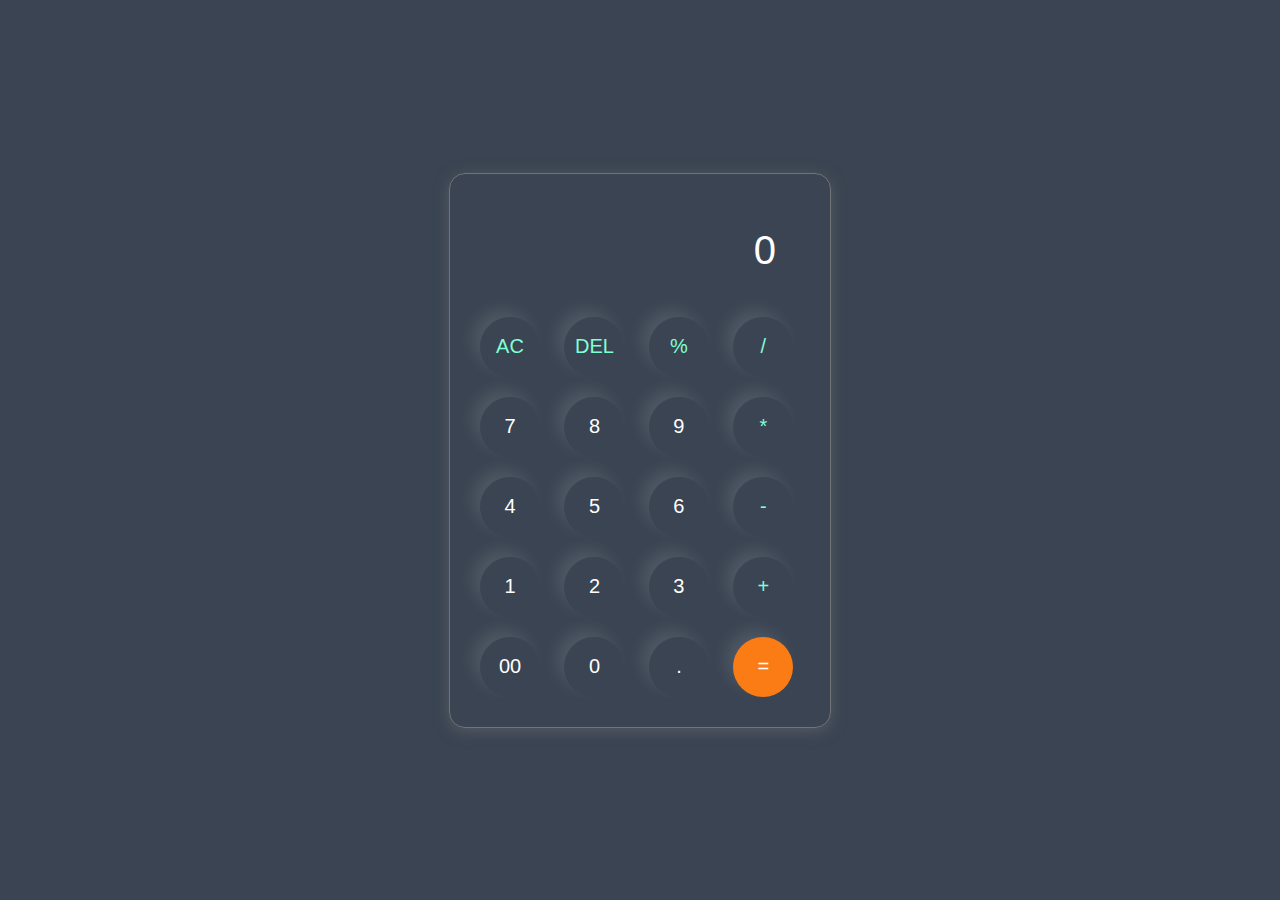
<file: Calculator/index.html>
<!DOCTYPE html>
<html lang="en">
<head>
    <meta charset="UTF-8">
    <meta name="viewport" content="width=device-width, initial-scale=1.0">
    <link rel="stylesheet" href="style.css">
    <title>Document</title>
</head>
<body>
    <div class="calculator">
        <input type="text" placeholder="0" id="inputBox">
        <div>
            <button class="operator">AC</button>
            <button class="operator">DEL</button>
            <button class="operator">%</button>
            <button class="operator">/</button>
        </div>
        <div>
            <button>7</button>
            <button>8</button>
            <button>9</button>
            <button class="operator">*</button>
        </div>
        <div>
            <button>4</button>
            <button>5</button>
            <button>6</button>
            <button class="operator">-</button>
        </div>
        <div>
            <button>1</button>
            <button>2</button>
            <button>3</button>
            <button class="operator">+</button>
        </div>
        <div>
            <button>00</button>
            <button>0</button>
            <button>.</button>
            <button class="equal">=</button>
        </div>
    </div>

    <script src="script.js"></script>
</body>
</html>
</file>
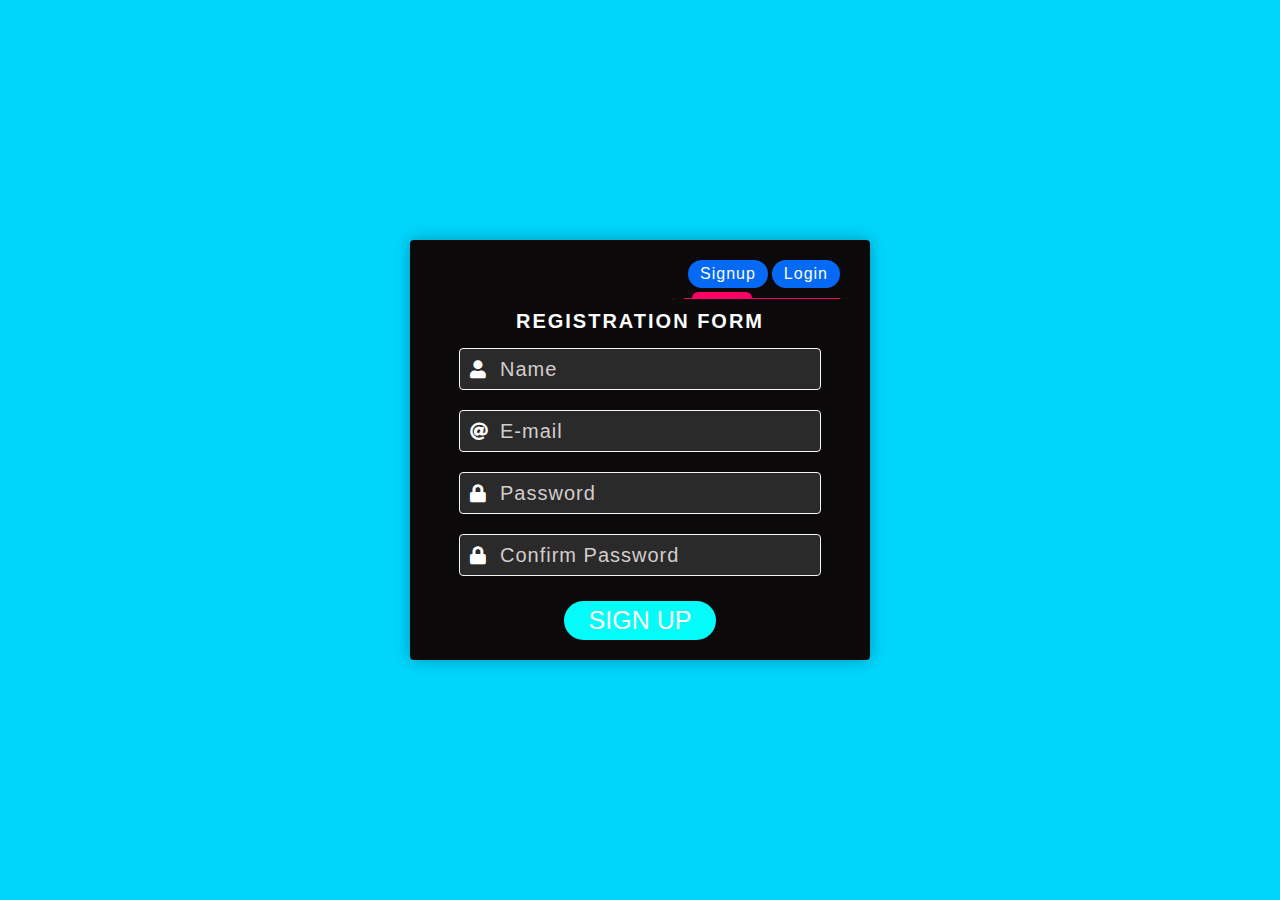
<file: Login/ind.html>
<!DOCTYPE html>
<html lang="en">
<head>
    <meta charset="UTF-8">
    <meta name="viewport" content="width=device-width, initial-scale=1.0">
    <link rel="stylesheet" href="https://cdnjs.cloudflare.com/ajax/libs/font-awesome/5.12.1/css/all.min.css">
    <link rel="stylesheet" href="styless.css">
    <title>Login Authentication</title>
</head>
<body>
    <div class="wrapper">
        <div class="switch">
            <div class="signup" onclick="tab2();">Signup</div>
            <div class="login" onclick="tab1();">Login</div>
        </div>
        
        <div class="outer">
            <form id="form">
                <div id="page">
                    <label>Registration Form</label>
                    <div class="form-group">
                        <input type="text" placeholder="Name">
                        <span class="fas fa-user"></span>
                    </div>
                    <div class="form-group">
                        <input type="email" placeholder="E-mail">
                        <span class="fas fa-at"></span>
                    </div>
                    <div class="form-group">
                        <input type="password" placeholder="Password">
                        <span class="fas fa-lock"></span>
                    </div>
                    <div class="form-group">
                        <input type="password" placeholder="Confirm Password">
                        <span class="fas fa-lock"></span>
                    </div>
                    <button type="submit" id="btn1">Sign Up</button>
                </div>
                <div id="page">
                    <label>Log-in Form</label>
                    <div class="form-group">
                        <input type="text" placeholder="Username">
                        <span class="fas fa-user"></span>
                    </div>    
                    <div class="form-group">
                        <input type="password" placeholder="Password">
                        <span class="fas fa-lock"></span>
                    </div>
                    <button type="submit" class="btn2" onclick="auth()">Login</button>
                </div>
            </form>
        </div>   
    </div>
    <script>
        function auth(){
            var email = document.getElementById("email").value;
            var password = document.getElementById("password").value;
            if(email == "muskanprasad327@gmail.com" && password == "bdhxvdmsiv845Dbfhbfh"){
                window.location.assign("project.html");
                alert("Successful");
            }
            else{
                alert("Unsuccessful");
                return;
            }
        }
    </script>
    <script src="app.js"></script>
</body>
</html>
</file>
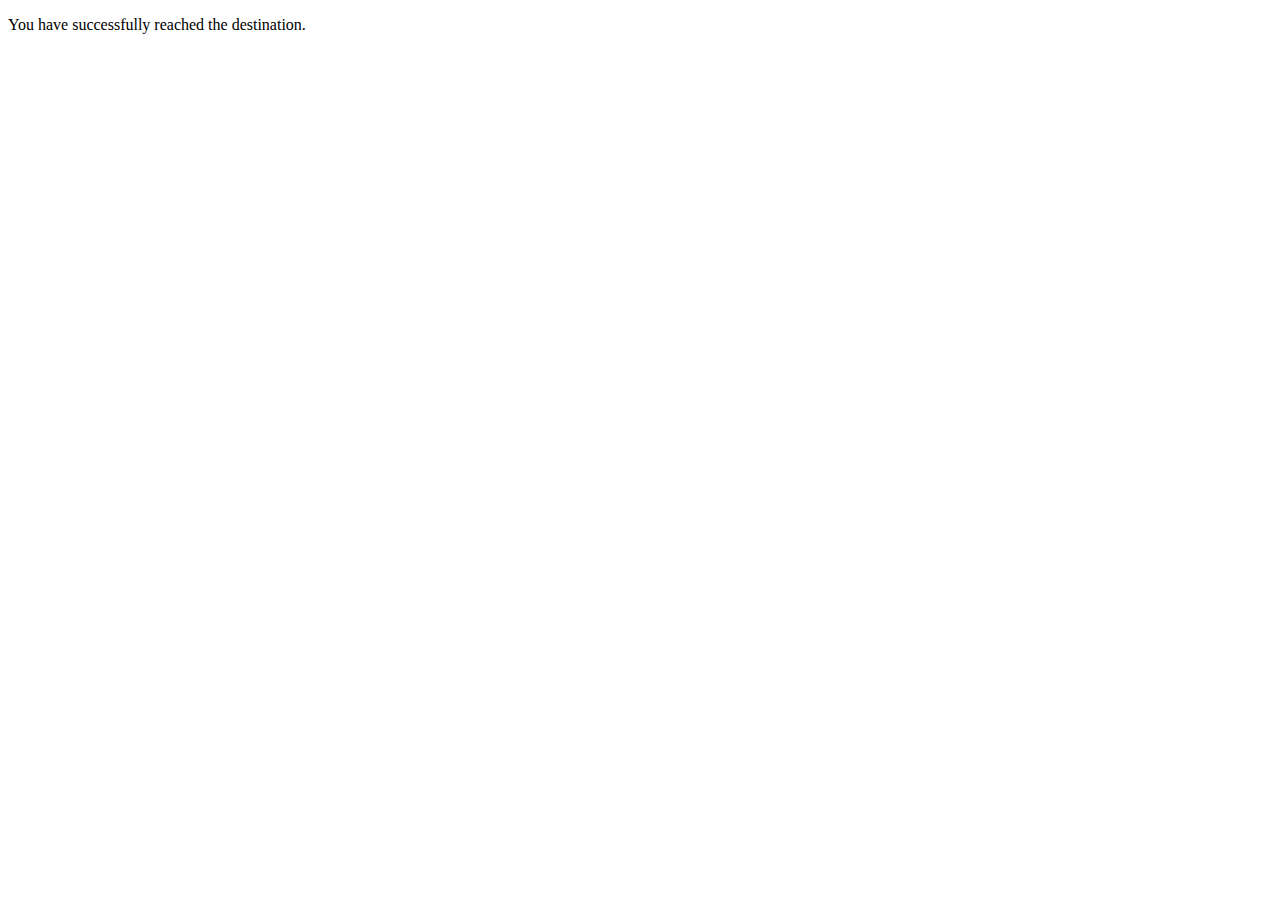
<file: Login/project.html>
<!DOCTYPE html>
<html lang="en">
<head>
    <meta charset="UTF-8">
    <meta name="viewport" content="width=device-width, initial-scale=1.0">
    <title>Document</title>
    <link rel="stylesheet" href="">
</head>
<body>
    <div>
        <p>You have successfully reached the destination.</p>
    </div>
</body>
</html>
</file>
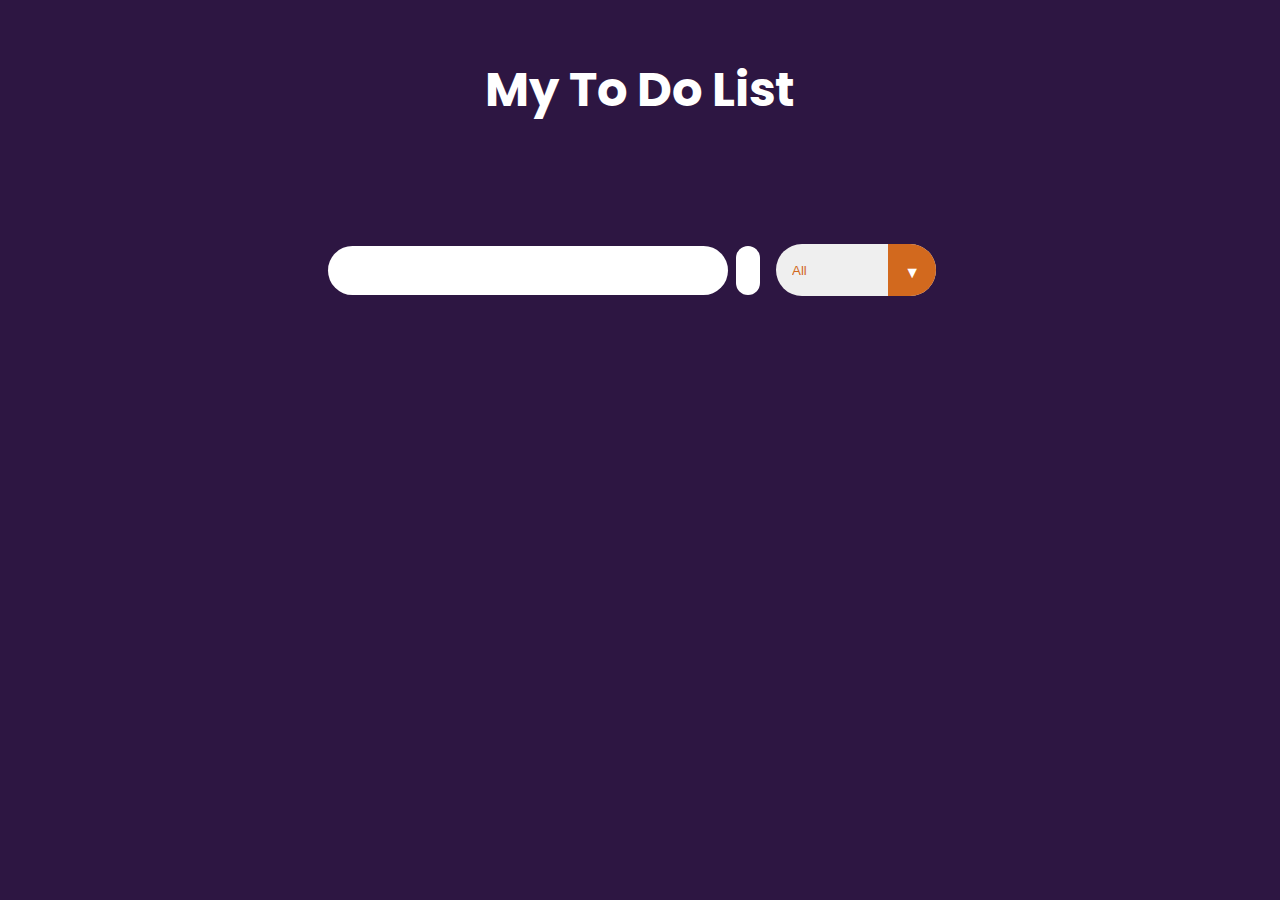
<file: To do list/todo.html>
<!DOCTYPE html>
<html lang="en">
<head>
    <meta charset="UTF-8">
    <meta http-equiv="X-UA-Compatible" content="IE=edge">
    <meta name="viewport" content="width=device-width, initial-scale=1.0">
    <!-- Google Fonts -->
    <link rel="preconnect" href="https://fonts.googleapis.com">
    <link rel="preconnect" href="https://fonts.gstatic.com" crossorigin>
    <link href="https://fonts.googleapis.com/css2?family=Poppins&display=swap" rel="stylesheet">
    <!-- Font Awesome cdn css -->
    <link rel="stylesheet" href="https://cdnjs.cloudflare.com/ajax/libs/font-awesome/5.15.3/css/all.min.css" integrity="sha512-iBBXm8fW90+nuLcSKlbmrPcLa0OT92xO1BIsZ+ywDWZCvqsWgccV3gFoRBv0z+8dLJgyAHIhR35VZc2oM/gI1w==" crossorigin="anonymous" referrerpolicy="no-referrer" />
    <link rel="stylesheet" href="./webapp.css">
    <title>To Do List</title>
</head>
<body>

    <header>
        <h1>My To Do List</h1>
    </header>
    <form action="">
        <input type="text" class="todo-input">
        <button class="todo-button" type="submit">
            <i class="fas fa-plus-circle fa-lg"></i>
        </button>
        <div class="select">
            <select name="todos" class="filter-todo">
                <option value="all">All</option>
                <option value="completed">Completed</option>
                <option value="incomplete">Incomplete</option>
            </select>
        </div>
    </form>

    <div class="todo-container">
        <ul class="todo-list"></ul>
    </div>

    <script src="./basic.js"></script>
    
</body>
</html>
</file>
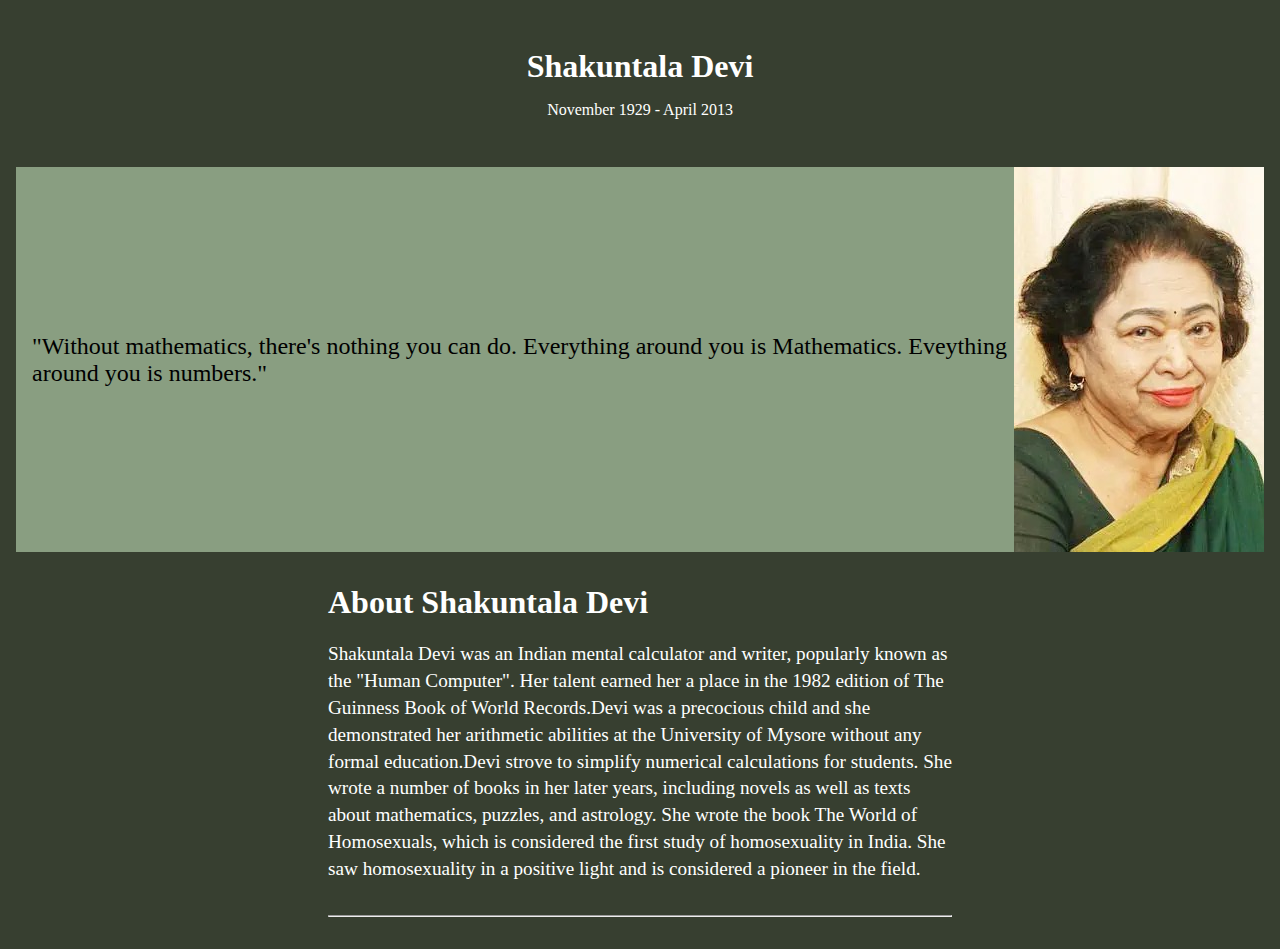
<file: Tribute/Tribute/tribute.html>
<!DOCTYPE html>
<html lang="en">
<head>
    <meta charset="UTF-8">
    <meta name="viewport" content="width=device-width, initial-scale=1.0">
    <title>Document</title>
    <style>
        h1{
            margin-bottom: 20px;
        }
    </style>
    <link rel="stylesheet" href="tristyle.css">
</head>
<body>
    <header class="header">
        <h1 class="title">Shakuntala Devi</h1>
        <p class="describe">November 1929 - April 2013</p>
    </header>
    <section class="tribute">
        <blockquote>"Without mathematics, there's nothing you can do. Everything around you is Mathematics. Eveything around you is numbers."</blockquote>
        <img src="Shakunthala-Devi.jpg" alt="Shakuntala Devi image">
    </section>
    <section class="bio">
        <h1>About Shakuntala Devi</h1>
        
        <p>Shakuntala Devi was an Indian mental calculator and writer, popularly known as the "Human Computer". Her talent earned her a place in the 1982 edition of The Guinness Book of World Records.Devi was a precocious child and she demonstrated her arithmetic abilities at the University of Mysore without any formal education.Devi strove to simplify numerical calculations for students. She wrote a number of books in her later years, including novels as well as texts about mathematics, puzzles, and astrology. She wrote the book The World of Homosexuals, which is considered the first study of homosexuality in India. She saw homosexuality in a positive light and is considered a pioneer in the field.</p>
        <hr>
    </section>
</body>
</html>
</file>
<file: Calculator/style.css>
*{
    margin:0;
    padding: 0;
    box-sizing: border-box;
    font-family: 'Poppins', sans-serif;

}

body{
    width: 100%;
    height: 100vh;
    display: flex;
    justify-content: center;
    align-items: center;
    background: #3a4452;
}

.calculator{
    border: 1px solid #717377;
    padding: 20px;
    border-radius: 16px;
    background: transparent;
    box-shadow: 0px 3px 15px rgba(113, 115, 119, 0.5);
}

input{
    width: 320px;
    border: none;
    padding: 24px;
    margin: 10px;
    background: transparent;
    box-shadow: 0px 3px 15px rgbs(84,84,84,0.1);
    font-size: 40px;
    text-align: right;
    cursor: pointer;
    color: #ffffff;
}
 input::placeholder{
    color: #ffffff;
 }

button{
    border: none;
    width: 60px;
    height: 60px;
    margin: 10px;
    border-radius: 50%;
    background: transparent;
    color: white;
    font-size: 20px;
    box-shadow: -8px -8px 15px rgba(255, 255, 255, 0.1);
    cursor: pointer;
}

.equal{
    background-color: #fb7c14;
}

.operator{
    color: aquamarine;
}
</file>
<file: Login/styless.css>
* {
    margin: 0;
    padding: 0;
    font-family: 'Poppins', sans-serif;
    outline: none;
    color: #fff;
}
body {
    display: flex;
    min-height: 100vh;
    align-items: center;
    justify-content: center;
    background:#00d5fc;
}
.wrapper{
    position: relative;
    align-items: center;
    padding: 20px 30px;
    width: 400px;
    background: #0b0909;
    border-radius: 4px;
    box-shadow: 0 0 15px rgba(0, 0, 0, 0.3);
}
.switch{
    position: absolute;
    right: 30px;
    display: flex;
    border-bottom: 1px solid #fe0066;
}
.switch.active{
    border-bottom: 1px solid #12ff00;
}
.switch:after{
    content: '';
    height: 6px;
    width: 60px;
    background: #fe0066;
    border-radius: 60px 60px 0 0;
    position: absolute;
    bottom: 0px;
    left: 8px;
    transition: 0.3s ease;
}
.switch.active:after{
    left: 82px;
    width: 70px;
    background: #12ff00;
}
.login{
    padding: 5px 12px;
    background:  #046af6;
    margin-bottom: 10px;
    border-radius: 50px;
    text-align: right;
    margin-left: 4px;
    letter-spacing: 1px;
    cursor: pointer;
    transition: 0.3s ease;
}
.signup{
    padding: 5px 12px;
    background: #046af6;
    margin-bottom: 10px;
    border-radius: 50px;
    text-align: right;
    margin-left: 4px;
    letter-spacing: 1px;
    cursor: pointer;
    transition: 0.3s ease; 
}
.wrapper .outer{
    width: 100%;
    margin-top: 40px;
    text-align: center;
    position: relative;
    overflow: hidden;
}
.outer #form{
    width: 200%;
    position: relative;
    display: flex;
    margin: auto;
    transition: 0.2s ease-in-out;
}
#page{
    margin: auto;
    width: 100%;
}
label{
    display: block;
    margin-bottom: 5px;
    padding: 10px 15px;
    text-align: center;
    letter-spacing: 2px;
    font-size: 20px;
    font-weight: bold;
    text-transform: uppercase;
}
.form-group{
    position: relative;
}
.form-group input{
    width: 80%;
    height: 40px;
    border-radius: 4px;
    margin-bottom: 20px;
    background: #2a2a2a;
    border: 1px solid #f5f4f4;
    padding-left: 40px;
    font-size: 20px;
    letter-spacing: 1px;
}
input::placeholder{
    color: #d4cdcd;
    font-size: 20px;
}
.form-group span{
    position: absolute;
    left: 30px;
    top: 12px;
    font-size: 18px;
}
#btn1{
    padding: 5px 25px;
    background:#01fcf9;
    border-radius: 50px;
    font-size: 25px;
    text-transform: uppercase;
    border: none;
    margin-top: 5px;
    cursor: pointer;
}
#btn2{
    padding: 5px 25px;
    background:#0326f9;
    border-radius: 50px;
    font-size: 25px;
    text-transform: uppercase;
    border: none;
    margin-top: 5px;
    cursor: pointer;
}
#btn:active{
    transform: scale(1.01);
}
</file>
<file: To do list/webapp.css>
* {
    margin: 0;
    padding: 0;
    box-sizing: border-box;
}

body {
    background-color: rgb(45, 22, 66);
    color: white;
    font-family: "Poppins", sans-serif;
    min-height: 100vh;
}

header {
    font-size: 1.5rem;
}

header, 
form {
    min-height: 20vh;
    display: flex;
    justify-content: center;
    align-items: center;
}

form input, 
form button {
    padding: 0.5rem;
    padding-left: 1rem;
    font-size: 1.8rem;
    border: none;
    background: white;
    border-radius: 2rem;
}

form button {
    color:chocolate;
    background: white;
    cursor: pointer;
    transition: all 0.3 ease;
    margin-left: 0.5rem;
}

form button:hover {
    color: white;
    background: chocolate;
}

.fa-plus-circle {
    margin-top: 0.3rem;
    margin-left: -8px;
}

.todo-container {
    display: flex;
    justify-content: center;
    align-items: center;
}

.todo-list {
    min-width: 30%;
    list-style: none;
}

.todo {
    margin: 0.5rem;
    padding-left: 0.5rem;
    background: white;
    color: black;
    font-size: 1.5rem;
    display: flex;
    justify-content: space-between;
    align-items: center;
    transition: 0.5s;
    border-radius: 2rem;
}

.todo li {
    flex: 1;
}

.trash-btn, 
.complete-btn {
    color: white;
    border: none;
    padding: 1rem;
    cursor: pointer;
    font-size: 1.5rem;
}

.complete-btn {
    background: chocolate;
}

.trash-btn {
    border-top-right-radius: 1.75rem;
    border-bottom-right-radius: 1.75rem;
    background: rgb(171, 171, 171);
}

.todo-item {
    padding: 0rem 0.5rem;
}

.fa-trash, 
.fa-check-circle {
    pointer-events: none;
}

.completed {
    text-decoration: line-through;
    opacity: 0.5;
}

.slide {
    transform: translateX(10rem);
    opacity: 0;
}

select {
    -webkit-appearance: none;
    -moz-appearance: none;
    appearance: none;
    outline: none;
    border: none;
}

.select {
    margin: 1rem;
    position: relative;
    overflow: hidden;
    border-radius: 50px;
}

select {
    color:chocolate;
    width: 10rem;
    height: 3.2rem;
    cursor: pointer;
    padding: 1rem;
}

.select::after {
    content: "\25BC";
    position: absolute;
    background:chocolate;
    top: 0;
    right: 0;
    padding: 1rem;
    pointer-events: none;
    transition: all 0.3s ease;
}

.select::hover::after {
    background: white;
    color: chocolate;
}
</file>
<file: Tribute/Tribute/tristyle.css>
*{
    margin: 0px;
    padding: 0px;
    box-sizing: border-box;
}
body{
    font-family: 'Times New Roman', Times, serif;
    color: white;
    background-color: #373F30;
}
.container{
    max-width: 90rem;
    margin: 2rem auto;
    padding: 0px 2rem;
}
.header{
    padding: 2rem;
    margin: 1rem 0px;
    text-align: center;
}
.header > .title{
    margin-bottom: 1rem;
}
.tribute{
    display: flex;
    grid-template-columns: 2fr, 1fr;
    max-width: 78rem;
    margin: 0px auto;
    background: #899E81;
    color: black;
    align-items: center;
    padding: 0px 0px 0px 1rem;
}
.tribute blockquote{
    flex: 1;
    font-size: 1.5rem;
    
}
.tribute img{
    margin-left: auto;
}
.bio{
    margin: 2rem auto;
    padding: 0px 0.5rem;
    max-width: 40rem;
}
.bio > h2{
    margin-bottom: 1rem;
    font-size: 3rem;
    line-height: 1.2;
}
.bio > p{
    font-size: 1.2rem;
    line-height: 1.4;
}
.bio > hr{
    margin-top: 2rem;
}
</file>
